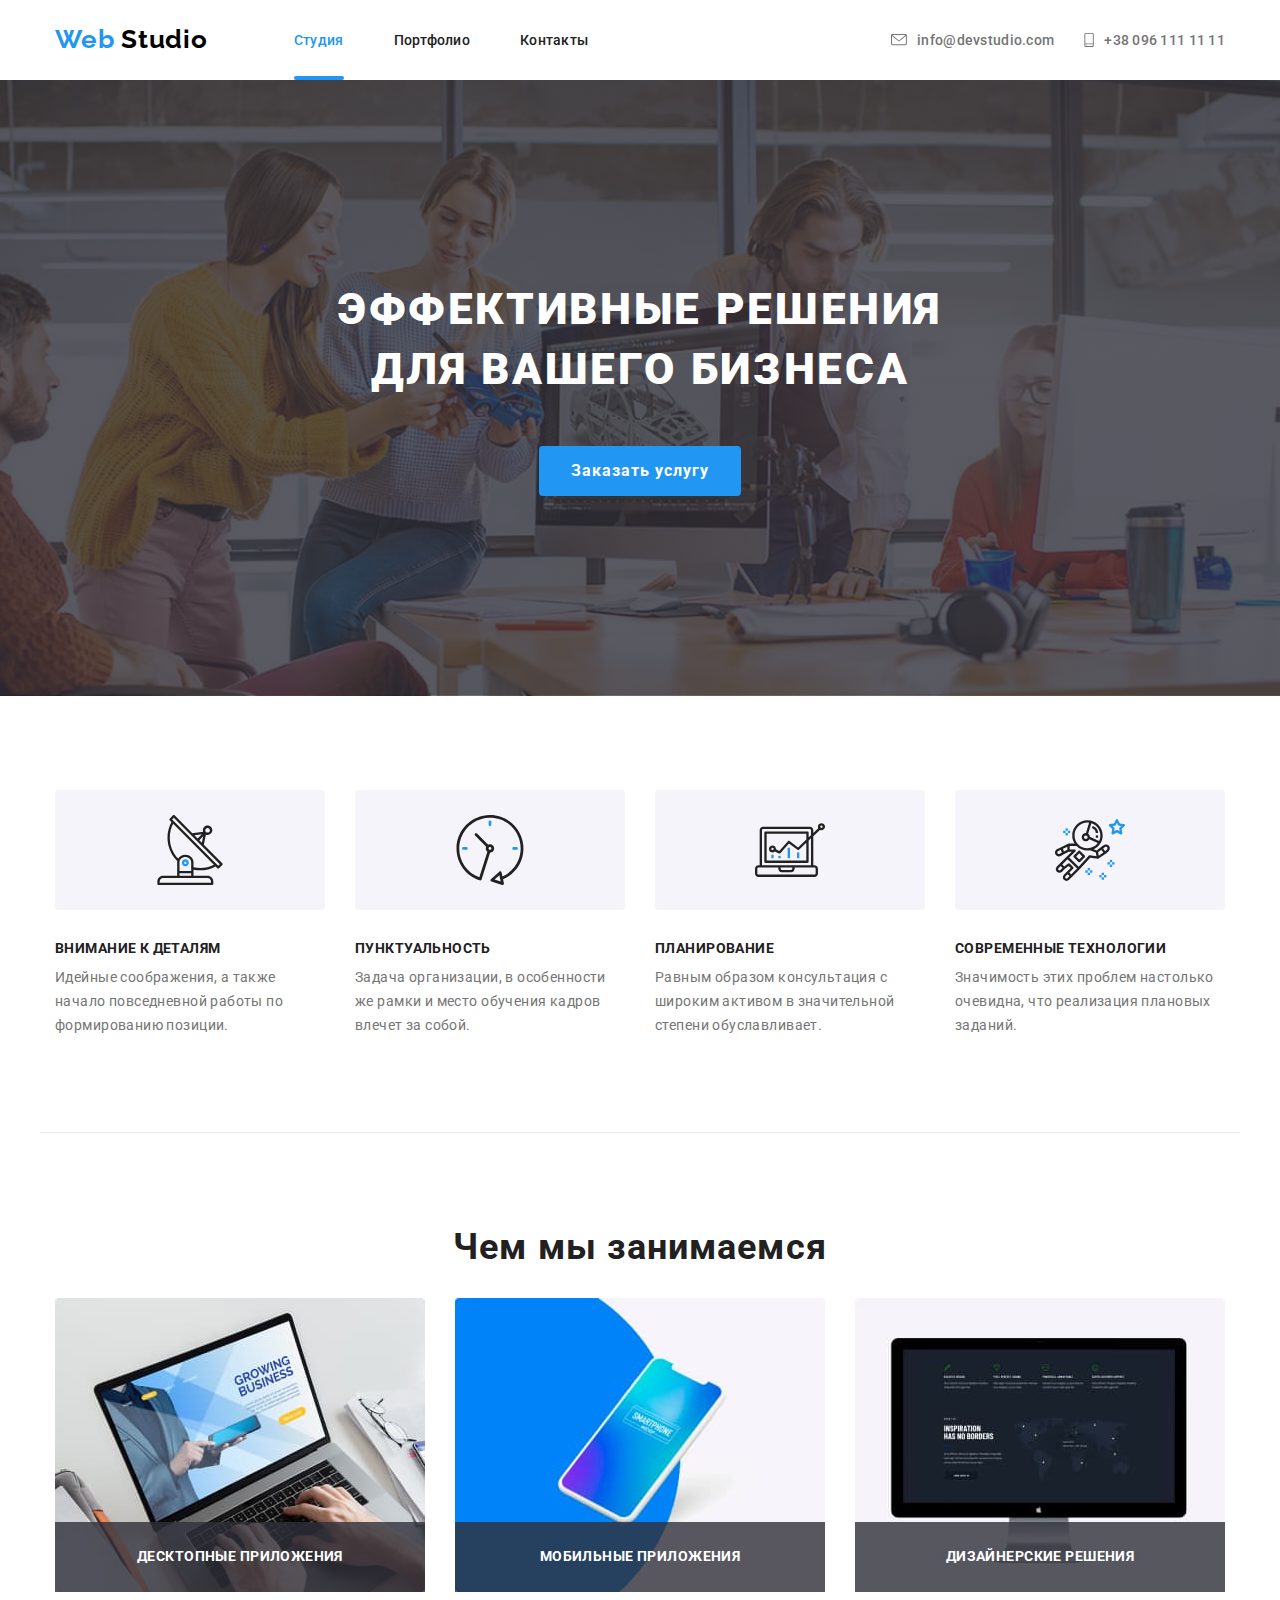
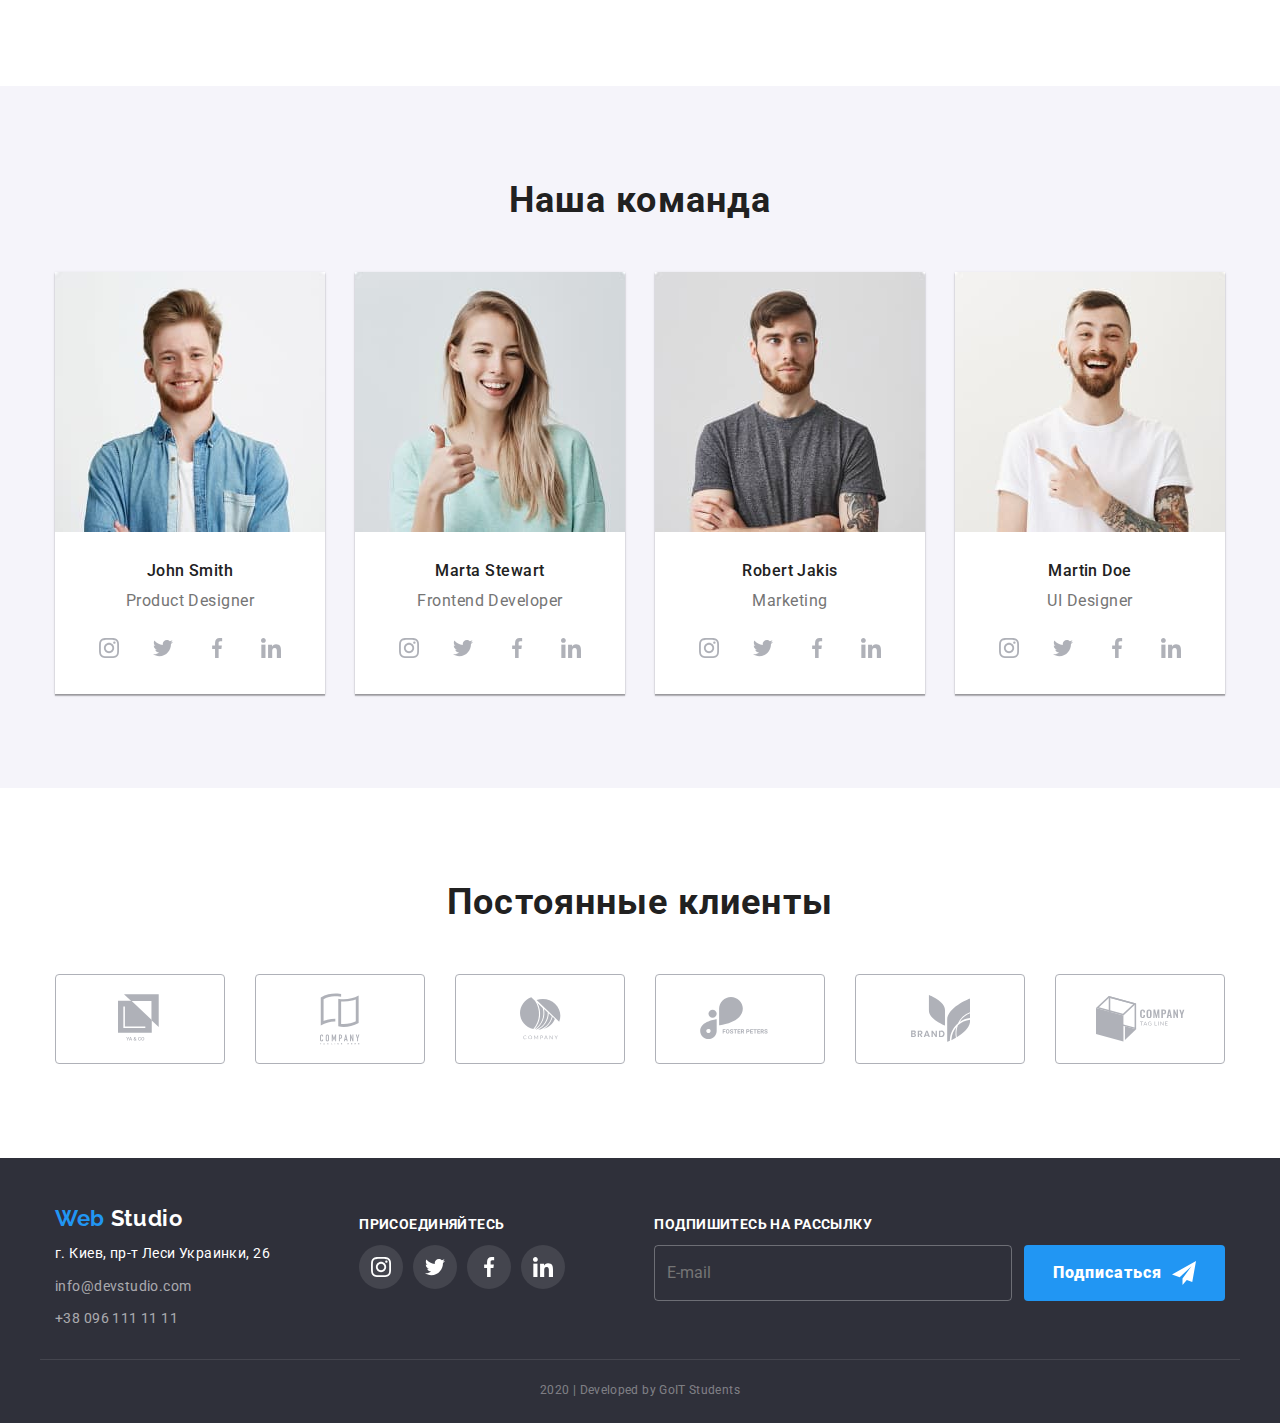
<file: index.html>
<!DOCTYPE html>
<html lang="ru">
  <head>
    <meta charset="UTF-8" />
    <meta name="viewport" content="width=device-width, initial-scale=1.0" />
    <title>Document</title>
    <link href="https://fonts.googleapis.com/css?family=Raleway:700|Roboto:400,500,700,900&display=swap" rel="stylesheet" />
    <link rel="stylesheet" href="https://cdnjs.cloudflare.com/ajax/libs/modern-normalize/0.6.0/modern-normalize.min.css" />
    <link rel="stylesheet" href="./css/main.min.css" />
  </head>
  <body>
    <header class="header-hiade page-header">
      <div class="continer site-nav">
        <nav class="site-nav">
          <a href="" class="logo list"><span class="span">Web</span> Studio</a>
          <ul class="site-nav list">
            <li class="item">
              <a href="./index.html" class="link current list">Студия</a>
            </li>
            <li class="item">
              <a href="./portfolio.html" class="link list">Портфолио</a>
            </li>
            <li class="item"><a href="" class="link list">Контакты</a></li>
          </ul>
        </nav>
        <ul class="mail-nav mail list">
          <li class="item">            
            <a href="mailto:info@devstudio.com" class="link-mail list"
              ><svg width="16px" height="12px" class="icon-mail">
                <use href="./imeges/symbol-defs.svg#icon-envelope"></use>
              </svg>info@devstudio.com</a
            >
          </li>
          <li class="item link-mail">            
            <a href="tel:+380961111111" class="link-mail list"
              ><svg width="10px" height="14px" class="icon-mail">
                <use href="./imeges/symbol-defs.svg#icon-smartphone"></use>
              </svg>+38 096 111 11 11</a
            >
          </li>
        </ul>
      </div>
    </header>
    <main>
      <!--герой-->
      <section class="hero">
        <h1 class="title">
          эффективные решения<br />
          для вашего бизнеса
        </h1>
        <button class="button list" data-modal-open>Заказать услугу</button>       
      </section>
      <!--особенности-->
      <section class="section-features continer">
        <h2 class="visually-hidden">особенности компании</h2>
        <ul class="list features-card">
          <li class="icon">
            <div class="icon-features">
              <svg width="70px" height="70px">
                <use href="./imeges/symbol-defs.svg#icon-antenna"></use>
              </svg>
            </div>
            <h3 class="subtitle">Внимание к деталям</h3>
            <p class="text">
              Идейные соображения, а также начало повседневной работы по
              формированию позиции.
            </p>
          </li>
          <li class="icon">
            <div class="icon-features">
              <svg width="70px" height="70px">
                <use href="./imeges/symbol-defs.svg#icon-clock"></use>
              </svg>
            </div>
            <h3 class="subtitle">Пунктуальность</h3>
            <p class="text">
              Задача организации, в особенности же рамки и место обучения кадров
              влечет за собой.
            </p>
          </li>
          <li class="icon">
            <div class="icon-features">
              <svg width="70px" height="70px">
                <use href="./imeges/symbol-defs.svg#icon-diagram"></use>
              </svg>
            </div>
            <h3 class="subtitle">Планирование</h3>
            <p class="text">
              Равным образом консультация с широким активом в значительной
              степени обуславливает.
            </p>
          </li>
          <li class="icon">
            <div class="icon-features">
              <svg width="70px" height="70px">
                <use href="./imeges/symbol-defs.svg#icon-astronaut"></use>
              </svg>
            </div>
            <h3 class="subtitle">Современные технологии</h3>
            <p class="text">
              Значимость этих проблем настолько очевидна, что реализация
              плановых заданий.
            </p>
          </li>
        </ul>
      </section>
      <!-- Чем мы занимаемся  -->
      <section class="section-work continer">
        <h2 class="title">Чем мы занимаемся</h2>
        <ul class="work-cards list">
          <li class="card">
            <img
              src="./imeges/notebook.jpg"
              alt="ноутбук из открытым сайтом"
              width="370"
            />
            <h3 class="desc">Десктопные приложения</h3>
          </li>
          <li class="card">
            <img src="./imeges/phone.jpg" alt="смартфон" width="370" />
            <h3 class="desc">Мобильные приложения</h3>
          </li>
          <li class="card">
            <img src="./imeges/desktop.jpg" alt="компютер" width="370" />
            <h3 class="desc">Дизайнерские решения</h3>
          </li>
        </ul>
      </section>
      <!--  Наша команда  -->
      <section class="section-team fone">
        <div class="continer">
          <h2 class="title">Наша команда</h2>
          <ul class="section-team-card list">
            <li class="card">
              <img src="./imeges/photo1.jpg" alt="фотографія" width="270" />
              <div class="team-color-card">
                <h3 class="autor">John Smith</h3>
                <p class="text">Product Designer</p>
                <ul class="social list">
                  <li class="social-mardgen">
                    <a
                      href=""
                      aria-label="иконка instagtam"
                      class="icon-social-team"
                    >
                      <svg width="20px"; height="20px";>
                        <use href="./imeges/symbol-defs.svg#icon-instagram"</use>
                      </svg>
                    </a>
                  </li>
                  <li class="social-mardgen">
                    <a
                      href=""
                      aria-label="иконка twitter"
                      class="icon-social-team"
                    ><svg width="20px" ; height="20px" ;>
                      <use href="./imeges/symbol-defs.svg#icon-twitter"</use>
                    </svg></a>
                  </li>
                  <li class="social-mardgen">
                    <a
                      href=""
                      aria-label="иконка facebook"
                      class="icon-social-team"
                    ><svg width="20px" ; height="20px" ;>
                      <use href="./imeges/symbol-defs.svg#icon-facebook" </use>
                    </svg></a>
                  </li>
                  <li class="social-mardgen">
                    <a
                      href=""
                      aria-label="иконка linkedin"
                      class="icon-social-team"
                    ><svg width="20px" ; height="20px" ;>
                      <use href="./imeges/symbol-defs.svg#icon-linkedin" </use>
                    </svg></a>
                  </li>
                </ul>
              </div>
            </li>
            <li class="card">
              <img src="./imeges/photo2.jpg" alt="фотографія" width="270" />
              <div class="team-color-card">
                <h3 class="autor">Marta Stewart</h3>
                <p class="text">Frontend Developer</p>
                <ul class="social list">
                  <li class="social-mardgen">
                    <a href="" aria-label="иконка instagtam" class="icon-social-team">
                      <svg width="20px" ; height="20px" ;>
                        <use href="./imeges/symbol-defs.svg#icon-instagram" </use>
                      </svg>
                    </a>
                  </li>
                  <li class="social-mardgen">
                    <a href="" aria-label="иконка twitter" class="icon-social-team"><svg width="20px" ; height="20px" ;>
                        <use href="./imeges/symbol-defs.svg#icon-twitter" </use>
                      </svg></a>
                  </li>
                  <li class="social-mardgen">
                    <a href="" aria-label="иконка facebook" class="icon-social-team"><svg width="20px" ; height="20px" ;>
                        <use href="./imeges/symbol-defs.svg#icon-facebook" </use>
                      </svg></a>
                  </li>
                  <li class="social-mardgen">
                    <a href="" aria-label="иконка linkedin" class="icon-social-team"><svg width="20px" ; height="20px" ;>
                        <use href="./imeges/symbol-defs.svg#icon-linkedin" </use>
                      </svg></a>
                  </li>
                </ul>
              </div>
            </li>
            <li class="card">
              <img src="./imeges/photo3.jpg" alt="фотографія" width="270" />
              <div class="team-color-card">
                <h3 class="autor">Robert Jakis</h3>
                <p class="text">Marketing</p>
                <ul class="social list">
                  <li class="social-mardgen">
                    <a href="" aria-label="иконка instagtam" class="icon-social-team">
                      <svg width="20px" ; height="20px" ;>
                        <use href="./imeges/symbol-defs.svg#icon-instagram" </use>
                      </svg>
                    </a>
                  </li>
                  <li class="social-mardgen">
                    <a href="" aria-label="иконка twitter" class="icon-social-team"><svg width="20px" ; height="20px" ;>
                        <use href="./imeges/symbol-defs.svg#icon-twitter" </use>
                      </svg></a>
                  </li>
                  <li class="social-mardgen">
                    <a href="" aria-label="иконка facebook" class="icon-social-team"><svg width="20px" ; height="20px" ;>
                        <use href="./imeges/symbol-defs.svg#icon-facebook" </use>
                      </svg></a>
                  </li>
                  <li class="social-mardgen">
                    <a href="" aria-label="иконка linkedin" class="icon-social-team"><svg width="20px" ; height="20px" ;>
                        <use href="./imeges/symbol-defs.svg#icon-linkedin" </use>
                      </svg></a>
                  </li>
                </ul>
              </div>
            </li>
            <li class="card">
              <img src="./imeges/photo4.jpg" alt="фотографія" width="270" />
              <div class="team-color-card">
                <h3 class="autor">Martin Doe</h3>
                <p class="text">UI Designer</p>
                <ul class="social list">
                  <li class="social-mardgen">
                    <a href="" aria-label="иконка instagtam" class="icon-social-team">
                      <svg width="20px" ; height="20px" ;>
                        <use href="./imeges/symbol-defs.svg#icon-instagram" </use>
                      </svg>
                    </a>
                  </li>
                  <li class="social-mardgen">
                    <a href="" aria-label="иконка twitter" class="icon-social-team"><svg width="20px" ; height="20px" ;>
                        <use href="./imeges/symbol-defs.svg#icon-twitter" </use>
                      </svg></a>
                  </li>
                  <li class="social-mardgen">
                    <a href="" aria-label="иконка facebook" class="icon-social-team"><svg width="20px" ; height="20px" ;>
                        <use href="./imeges/symbol-defs.svg#icon-facebook" </use>
                      </svg></a>
                  </li>
                  <li class="social-mardgen">
                    <a href="" aria-label="иконка linkedin" class="icon-social-team"><svg width="20px" ; height="20px" ;>
                        <use href="./imeges/symbol-defs.svg#icon-linkedin" </use>
                      </svg></a>
                  </li>
                </ul>
              </div>
            </li>
          </ul>
        </div>
      </section>
      <!--  партнери-->
      <section class="section-partners continer">
        <h2 class="title">Постоянные клиенты</h2>
        <ul class="section-partners-icon list">
          <li class="icon">
            <a href="" class="icon-logo">
              <svg  width="45" height="50">
              <use href="./imeges/symbol-defs.svg#icon-logo1"></use>
            </svg></a>
          </li>
          <li class="icon">
            <a href="" class="icon-logo">
              <svg width="40" height="52">
                <use href="./imeges/symbol-defs.svg#icon-logo2"></use>
              </svg></a>
          </li>
          <li class="icon">
            <a href="" class="icon-logo">
              <svg width="41" height="43">
                <use href="./imeges/symbol-defs.svg#icon-logo3"></use>
              </svg></a>
          </li>
          <li class="icon">
            <a href="" class="icon-logo">
              <svg width="83" height="43">
                <use href="./imeges/symbol-defs.svg#icon-logo4"></use>
              </svg></a>
          </li>
          <li class="icon">
            <a href="" class="icon-logo">
              <svg  width="59" height="47">
                <use href="./imeges/symbol-defs.svg#icon-logo5"></use>
              </svg></a>
          </li>
          <li class="icon">
            <a href="" class="icon-logo" >
              <svg  width="89" height="46">
                <use href="./imeges/symbol-defs.svg#icon-logo6"></use>
              </svg></a>              
          </li>          
        </ul>               
      </section>
    </main>

    <!--подвал-->
    <footer class="bg">
      <div class="continer footer-continer">
        <address class="address list footer-list">
          <a href="" class="logo list footer logo-footer"><span class="span">Web</span> Studio</a>
          <p class="text">г. Киев, пр-т Леси Украинки, 26</p>
          <a href="mailto:info@devstudio.com" class="mail list">info@devstudio.com</a>
          <a href="tel:+380961111111" class="mail list">+38 096 111 11 11</a>
        </address>
        <div class="footer footer-list">
          <h2 class="title">присоединяйтесь</h2>
          <ul class="icon-footer-social list">
            <li class="social-footer">
              <a href="" aria-label="иконка instagtam" class="icon-footer">
                <svg width="20px" ; height="20px" ;>
                  <use href="./imeges/symbol-defs.svg#icon-instagram" </use>
                </svg>
              </a>
            </li>
            <li class="social-footer">
              <a href="" aria-label="иконка instagtam" class="icon-footer">
                <svg width="20px" ; height="20px" ;>
                  <use href="./imeges/symbol-defs.svg#icon-twitter" </use>
                </svg>
              </a>
            </li>
            <li class="social-footer">
              <a href="" aria-label="иконка instagtam" class="icon-footer">
                <svg width="20px" ; height="20px" ;>
                  <use href="./imeges/symbol-defs.svg#icon-facebook" </use>
                </svg>
              </a>
            </li>
            <li class="social-footer">
              <a href="" aria-label="иконка instagtam" class="icon-footer">
                <svg width="20px" ; height="20px" ;>
                  <use href="./imeges/symbol-defs.svg#icon-linkedin" </use>
                </svg>
              </a>
            </li>
          </ul>
        </div>
        <div class="footer footer-list">
          <h2 class="title">Подпишитесь на рассылку</h2>
          <form class="form-buttom" action="">
            <input class="footer-form" type="email" name="email" placeholder="E-mail">
            <button class="button" type="submit">Подписаться
              <svg class="icon-footer-button" width="24px" height="24px">
                <use href="./imeges/telegram.svg#icon-icon-send"></use>
              </svg>
            </button>
          </form>
        </div>
      </div>
      <p class="continer copiraite">2020 | Developed by GoIT Students</p>
    </footer>
    <!-- Модалка -->
    <div class="backdrop is-hidden" data-modal>
      <div class="modal">
        <button class="button-close" data-modal-close>
          <svg width="11px" height="11px">
            <use href="./imeges/close.svg#icon-close"></use>
          </svg>
        </button>
        <h2 class="modale-title">
          Оставьте свои данные, мы вам перезвоним
        </h2>
        <form class="" action="" autocomplete="off">
          <div class="form-modal">
            <input class="form-input" type="text" placeholder=" " id="name">
            <label class="input-label" for="name">Имя</label>
            <svg class="icon-modal">
              <use href="./imeges/modal-icon.svg#icon-person-black"></use>
            </svg>            
          </div>
          <div class="form-modal">
            <input class="form-input" type="tel" placeholder=" " id="tel">
            <label class="input-label" for="tel">Телефон</label>
            <svg class="icon-modal">
              <use href="./imeges/modal-icon.svg#icon-phone-black"></use>
            </svg>
          </div>
          <div class="form-modal">
            <input class="form-input" type="email" placeholder=" " id="email">
            <label class="input-label" for="email">Почта</label>
            <svg class="icon-modal">
              <use href="./imeges/modal-icon.svg#icon-email-black"></use>
            </svg>
          </div>
          <div class="textarea-modal">
            <textarea class="modal-textarea"  id="coments"  placeholder=" "></textarea>
            <label class="textarea-coments" for="coments">Комментарий</label>
          </div>
          <div class="checkbox-modal">
            <input class="checkbox-icon" type="checkbox" id="checkbox">
            <label class="checkbox-text" for="checkbox">Соглашаюсь с рассылкой и принимаю <a class="checkbox-document list" href=""> Условия договора</a></label>
            <!-- <span class="checkbox-text1"></span> -->
          </div>
          <button class="button-form list" type="submit">Отправить</button>
    
          
          
        </form>
    
      </div>
    
    </div>
    <script src="./js/modal.js"></script>
  </body>
</html>
</file>
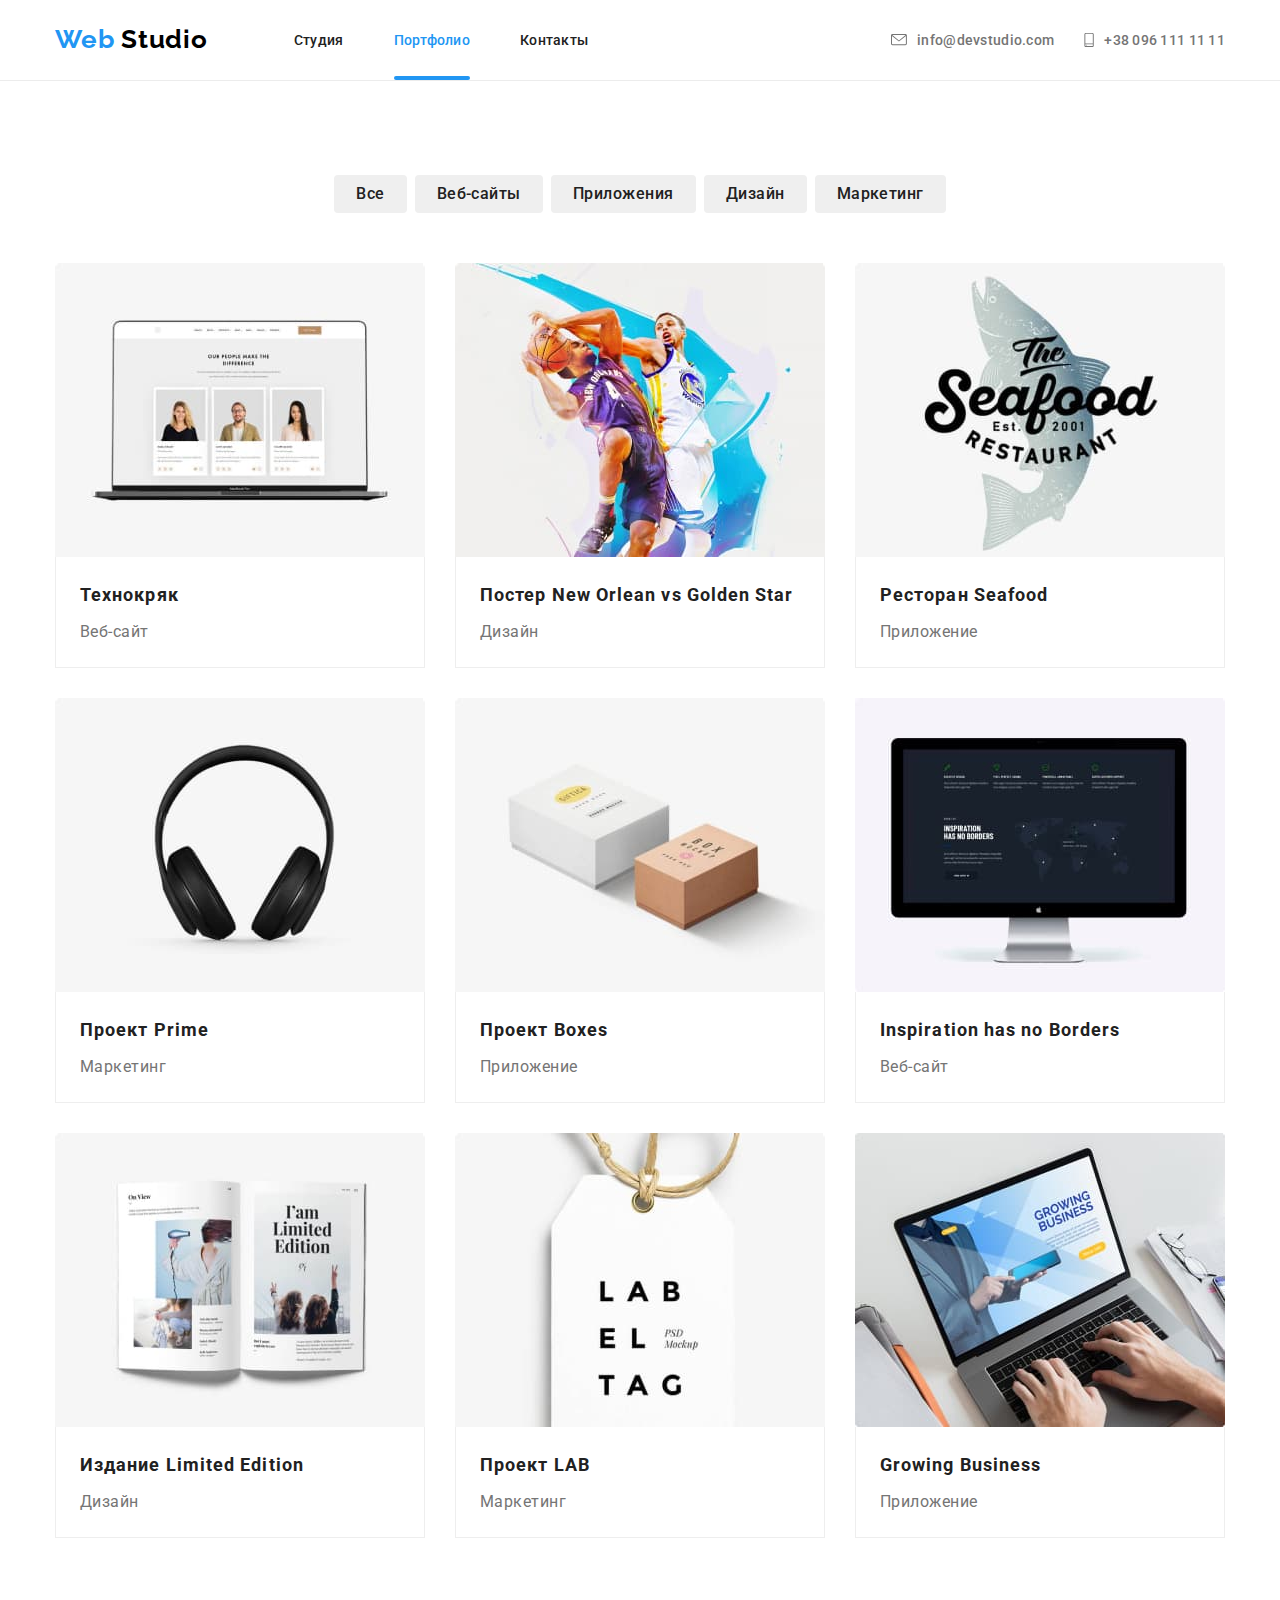
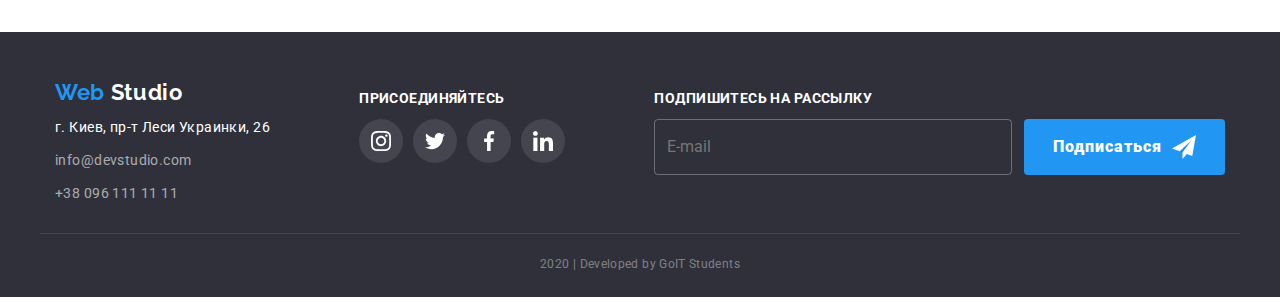
<file: portfolio.html>
<!DOCTYPE html>
<html lang="ru">
  <head>
    <meta charset="UTF-8" />
    <meta name="viewport" content="width=device-width, initial-scale=1.0" />
    <title>Document</title>
    <link
      href="https://fonts.googleapis.com/css?family=Raleway:700|Roboto:400,500,700,900&display=swap"
      rel="stylesheet"
    />
    <link
      rel="stylesheet"
      href="https://cdnjs.cloudflare.com/ajax/libs/modern-normalize/0.6.0/modern-normalize.min.css"
    />
    <link rel="stylesheet" href="./css/portfolio.min.css" />
  </head>
  <body>
    <header class="page-header">
      <div class="continer site-nav">
        <nav class="site-nav">
          <a href="" class="logo list"><span class="span">Web</span> Studio</a>
          <ul class="site-nav list">
            <li class="item">
              <a href="./index.html" class="link list">Студия</a>
            </li>
            <li class="item">
              <a href="./portfolio.html" class="link current list">Портфолио</a>
            </li>
            <li class="item"><a href="" class="link list">Контакты</a></li>
          </ul>
        </nav>
        <ul class="mail-nav mail list">
          <li class="item">
        
            <a href="mailto:info@devstudio.com" class="link-mail list"><svg width="16px" height="12px" class="icon-mail">
                <use href="./imeges/symbol-defs.svg#icon-envelope"></use>
              </svg>info@devstudio.com</a>
          </li>
          <li class="item link-mail">
        
            <a href="tel:+380961111111" class="link-mail list"><svg width="10px" height="14px" class="icon-mail">
                <use href="./imeges/symbol-defs.svg#icon-smartphone"></use>
              </svg>+38 096 111 11 11</a>
          </li>
        </ul>
      </div>
    </header>
    <!-- portfolio -->
    <main>
      <section class="continer">
        <!-- list of categories -->
        <ul class="list button-items">
          <li class="items">
            <button class="button list">Все</button>
          </li>
          <li class="items">
            <button class="button">Веб-сайты</button>
          </li>
          <li class="items">
            <button class="button">Приложения</button>
          </li>
          <li class="items">
            <button class="button">Дизайн</button>
          </li>
          <li class="items">
            <button class="button">Маркетинг</button>
          </li>
        </ul>

        <!-- cards -->
        <ul class="items list items-card">
          <li class="element">
            <a href="" class="list instruktion-card shadows"
              >
              <div class="element-hiade">
                <img src="./imeges/notebook2.jpg" alt="ноутбук из открытым браузером" />
                <p class="text-text">
                  Технокряк это современная площадка распространения коронавируса.
                  Компании используют эту платформу для цифрового шпионажа и атак
                  на защищённые сервера конкурентов.
                </p>
              </div>
              <div class="items-color">
                <h3 class="title">Технокряк</h3>
                <p class="text">Веб-сайт</p>                
              </div>
            </a>
          </li>
          <li class="element">
            <a href="" class="list instruktion-card shadows">
              <div class="element-hiade">
                <img src="./imeges/poster.jpg" alt="игроки играют в басткетбол" />
                <p class="text-text">
                  Технокряк это современная площадка распространения коронавируса.
                  Компании используют эту платформу для цифрового шпионажа и атак
                  на защищённые сервера конкурентов.
                </p>
              </div>              
              <div class="items-color">
                <h3 class="title">Постер New Orlean vs Golden Star</h3>
                <p class="text">Дизайн</p>                
              </div>
            </a>
          </li>
          <li class="element">
            <a href="" class="list instruktion-card shadows">
              <div class="element-hiade">
                <img src="./imeges/app.jpg" alt="логотип ресторана" />
                <p class="text-text">
                  Технокряк это современная площадка распространения коронавируса.
                  Компании используют эту платформу для цифрового шпионажа и атак
                  на защищённые сервера конкурентов.
                </p>
              </div>              
              <div class="items-color">
                <h3 class="title">Ресторан Seafood</h3>
                <p class="text">Приложение</p>                
              </div>
            </a>
          </li>
          <li class="element">
            <a href="" class="list instruktion-card shadows">
              <div class="element-hiade">
                <img src="./imeges/headphone.jpg" alt="наушкники" />
                <p class="text-text">
                  Технокряк это современная площадка распространения коронавируса.
                  Компании используют эту платформу для цифрового шпионажа и атак
                  на защищённые сервера конкурентов.
                </p>
              </div>             
              <div class="items-color">
                <h3 class="title">Проект Prime</h3>
                <p class="text">Маркетинг</p>                
              </div>
            </a>
          </li>
          <li class="element">
            <a href="" class="list instruktion-card shadows">
              <div class="element-hiade">
                <img src="./imeges/vizitka.jpg" alt="стопка визиток" />
                <p class="text-text">
                  Технокряк это современная площадка распространения коронавируса.
                  Компании используют эту платформу для цифрового шпионажа и атак
                  на защищённые сервера конкурентов.
                </p>
              </div>              
              <div class="items-color">
                <h3 class="title">Проект Boxes</h3>
                <p class="text">Приложение</p>                
              </div>
            </a>
          </li>
          <li class="element">
            <a href="" class="list instruktion-card shadows">
              <div class="element-hiade">
                <img src="./imeges/desktop.jpg" alt="монитор из открытым браузером" />
                <p class="text-text">
                  Технокряк это современная площадка распространения коронавируса.
                  Компании используют эту платформу для цифрового шпионажа и атак
                  на защищённые сервера конкурентов.
                </p>
              </div>              
              <div class="items-color">
                <h3 class="title">Inspiration has no Borders</h3>
                <p class="text">Веб-сайт</p>                
              </div>
            </a>
          </li>
          <li class="element">
            <a href="" class="list instruktion-card shadows">
              <div class="element-hiade">
                <img src="./imeges/magazin.jpg" alt="окрытый журнал" />
                <p class="text-text">
                  Технокряк это современная площадка распространения коронавируса.
                  Компании используют эту платформу для цифрового шпионажа и атак
                  на защищённые сервера конкурентов.
                </p>
              </div>              
              <div class="items-color">
                <h3 class="title">Издание Limited Edition</h3>
                <p class="text">Дизайн</p>                
              </div>
            </a>
          </li>
          <li class="element">
            <a href="" class="list instruktion-card shadows">
              <div class="element-hiade">
                <img src="./imeges/label.jpg" alt="ярлык з названием компании" />
                <p class="text-text">
                  Технокряк это современная площадка распространения коронавируса.
                  Компании используют эту платформу для цифрового шпионажа и атак
                  на защищённые сервера конкурентов.
                </p>
              </div>              
              <div class="items-color">
                <h3 class="title">Проект LAB</h3>
                <p class="text">Маркетинг</p>                
              </div>
            </a>
          </li>
          <li class="element">
            <a href="" class="list instruktion-card shadows">
              <div class="element-hiade">
                <img src="./imeges/notebook.jpg" alt="ноутбук из окрытым приложениям" />
                <p class="text-text">
                  Технокряк это современная площадка распространения коронавируса.
                  Компании используют эту платформу для цифрового шпионажа и атак
                  на защищённые сервера конкурентов.
                </p>
              </div>              
              <div class="items-color">
                <h3 class="title">Growing Business</h3>
                <p class="text">Приложение</p>                
              </div>
            </a>
          </li>
        </ul>
      </section>
    </main>

    <!--подвал-->
    <footer class="bg">
      <div class="continer footer-continer">
        <address class="address list footer-list">
          <a href="" class="logo list footer logo-footer"><span class="span">Web</span> Studio</a>
          <p class="text">г. Киев, пр-т Леси Украинки, 26</p>
          <a href="mailto:info@devstudio.com" class="mail list">info@devstudio.com</a>
          <a href="tel:+380961111111" class="mail list">+38 096 111 11 11</a>
        </address>
        <div class="footer footer-list">
          <h2 class="title">присоединяйтесь</h2>
          <ul class="icon-footer-social list">
            <li class="social-footer">
              <a href="" aria-label="иконка instagtam" class="icon-footer">
                <svg width="20px" ; height="20px" ;>
                  <use href="./imeges/symbol-defs.svg#icon-instagram" </use>
                </svg>
              </a>
            </li>
            <li class="social-footer">
              <a href="" aria-label="иконка instagtam" class="icon-footer">
                <svg width="20px" ; height="20px" ;>
                  <use href="./imeges/symbol-defs.svg#icon-twitter" </use>
                </svg>
              </a>
            </li>
            <li class="social-footer">
              <a href="" aria-label="иконка instagtam" class="icon-footer">
                <svg width="20px" ; height="20px" ;>
                  <use href="./imeges/symbol-defs.svg#icon-facebook" </use>
                </svg>
              </a>
            </li>
            <li class="social-footer">
              <a href="" aria-label="иконка instagtam" class="icon-footer">
                <svg width="20px" ; height="20px" ;>
                  <use href="./imeges/symbol-defs.svg#icon-linkedin" </use>
                </svg>
              </a>
            </li>
          </ul>
        </div>
        <div class="footer footer-list">
          <h2 class="title">Подпишитесь на рассылку</h2>
          <form class="form-buttom" action="">
            <input class="footer-form" type="email" name="email" placeholder="E-mail">
            <button class="button" type="submit">Подписаться
              <svg class="icon-footer-button" width="24px" height="24px">
                <use href="./imeges/telegram.svg#icon-icon-send"></use>
              </svg>
            </button>
          </form>
        </div>
      </div>
      <p class="continer copiraite">2020 | Developed by GoIT Students</p>
    </footer>
  </body>
</html>
</file>
<file: css/main.min.css>
html{-webkit-box-sizing:border-box;box-sizing:border-box}*,*::before,*::after{-webkit-box-sizing:inherit;box-sizing:inherit}body{color:#757575;font-family:Roboto, sans-serif}img{display:block}ul{margin:0;padding:0}.visually-hidden{position:absolute;width:1px;height:1px;margin:-1px;padding:0;overflow:hidden;border:0;clip:rect(0 0 0 0)}.list{list-style:none;text-decoration:none}.continer{width:1200px;margin:auto;padding-left:15px;padding-right:15px}.page-header{border-bottom:1px solid #ececec}.header-hiade{border-bottom:0px}.site-nav{display:-webkit-box;display:-ms-flexbox;display:flex;-webkit-box-align:center;-ms-flex-align:center;align-items:center}.site-nav .item{position:relative}.site-nav .link{display:block;padding-top:32px;padding-bottom:32px;color:#212121;font-style:normal;font-weight:500;font-size:14px;line-height:1.15;letter-spacing:0.02em;-webkit-transition:color 250ms cubic-bezier(0.4, 0, 0.2, 1);transition:color 250ms cubic-bezier(0.4, 0, 0.2, 1)}.site-nav .link:hover,.site-nav .link:focus{color:#2196f3}.site-nav .link.current{color:#2196f3}.site-nav .item+.item{margin-left:50px}.current::after{position:absolute;bottom:0;left:0;content:"";background-color:#2196f3;width:100%;height:4px;border-radius:2px}.mail-nav{display:-webkit-box;display:-ms-flexbox;display:flex;margin-left:auto;-webkit-box-align:center;-ms-flex-align:center;align-items:center;-webkit-box-pack:center;-ms-flex-pack:center;justify-content:center}.mail-nav .link-mail{display:-webkit-box;display:-ms-flexbox;display:flex;color:#757575;font-style:normal;font-weight:500;font-size:14px;line-height:1.15;letter-spacing:0.02em;-webkit-box-align:center;-ms-flex-align:center;align-items:center;-webkit-transition:color 250ms cubic-bezier(0.4, 0, 0.2, 1);transition:color 250ms cubic-bezier(0.4, 0, 0.2, 1)}.mail-nav .link-mail:hover,.mail-nav .link-mail:focus{color:#2196f3}.mail-nav .item+.item{margin-left:30px}.icon-mail{fill:currentColor;margin-right:10px}.logo{margin-right:86px;color:black;font-family:Raleway, sans-serif;font-style:normal;font-weight:bold;font-size:26px;line-height:1.2;letter-spacing:0.03em}.span{color:#2196f3}.hero{background-image:-webkit-gradient(linear, left top, left bottom, from(rgba(47,48,58,0.8)), to(rgba(47,48,58,0.8))),url(../imeges/hero.jpg);background-image:linear-gradient(rgba(47,48,58,0.8), rgba(47,48,58,0.8)),url(../imeges/hero.jpg);max-width:1600px;background-size:cover;background-position:center;padding-top:200px;padding-bottom:200px;text-align:center;margin-left:auto;margin-right:auto}.hero .title{color:#fff;font-style:normal;font-weight:900;font-size:44px;line-height:1.36;text-align:center;letter-spacing:0.06em;margin-top:0;margin-bottom:46px;text-transform:uppercase}.hero .button{display:inline-block;border-radius:4px;padding:10px 32px;min-width:200px;height:50px;background-color:#2196f3;color:#fff;font-style:normal;font-weight:bold;font-size:16px;line-height:1.87;-webkit-box-align:center;-ms-flex-align:center;align-items:center;text-align:center;letter-spacing:0.06em;border:0}.backdrop{position:fixed;top:0;left:0;width:100%;height:100%;background-color:rgba(0,0,0,0.2);opacity:1;-webkit-transition:opacity 250ms cubic-bezier(0.4, 0, 0.2, 1);transition:opacity 250ms cubic-bezier(0.4, 0, 0.2, 1)}.backdrop.is-hidden{opacity:0;pointer-events:none}.modal{position:fixed;top:50%;left:50%;min-height:581px;width:528px;padding:40px;background-color:#ffffff;-webkit-box-shadow:0px 2px 1px rgba(0,0,0,0.2),0px 1px 1px rgba(0,0,0,0.14),0px 1px 3px rgba(0,0,0,0.12);box-shadow:0px 2px 1px rgba(0,0,0,0.2),0px 1px 1px rgba(0,0,0,0.14),0px 1px 3px rgba(0,0,0,0.12);border-radius:4px;-webkit-transform:translate(-50%, -50%) scale(1);transform:translate(-50%, -50%) scale(1)}.button-close{position:absolute;top:8px;right:8px;width:30px;height:30px;border-radius:50%;background:#fff;border:none;border:1px solid rgba(0,0,0,0.1);-webkit-transition:fill 250ms cubic-bezier(0.4, 0, 0.2, 1);transition:fill 250ms cubic-bezier(0.4, 0, 0.2, 1)}.button-close:focus,.button-close:hover{fill:#2196f3}.modale-title{font-family:Roboto;font-style:normal;font-weight:bold;font-size:20px;line-height:23px;text-align:center;letter-spacing:0.03em;color:#212121;margin-top:0;margin-bottom:30px}.form-modal{display:block;position:relative}.input-label{position:absolute;display:block;top:50%;left:42px;font-family:Roboto;font-style:normal;font-weight:normal;font-size:14px;line-height:1.14;letter-spacing:0.01em;color:#757575;-webkit-transform:translateY(-50%);transform:translateY(-50%);-webkit-transition:-webkit-transform 250ms cubic-bezier(0.4, 0, 0.2, 1);transition:-webkit-transform 250ms cubic-bezier(0.4, 0, 0.2, 1);transition:transform 250ms cubic-bezier(0.4, 0, 0.2, 1);transition:transform 250ms cubic-bezier(0.4, 0, 0.2, 1), -webkit-transform 250ms cubic-bezier(0.4, 0, 0.2, 1)}.form-input{display:block;width:448px;margin-bottom:28px;padding:12px 42px;font-size:14px;line-height:1.14;letter-spacing:0.01em;border:1px solid rgba(33,33,33,0.2);border-radius:4px;-webkit-transition:border 250ms cubic-bezier(0.4, 0, 0.2, 1);transition:border 250ms cubic-bezier(0.4, 0, 0.2, 1)}.form-input:focus+.input-label,.form-input:not(:placeholder-shown)+.input-label{color:#2196f3;-webkit-transform:translateY(-40px) translateX(-26px);transform:translateY(-40px) translateX(-26px)}.form-input:focus ~ .icon-modal,.form-input:not(:placeholder-shown) ~ .icon-modal{fill:#2196f3}.form-input:focus,.form-input:not(:placeholder-shown){border:1px solid #2196f3;outline:none}.icon-modal{position:absolute;top:50%;left:16px;width:18px;height:18px;-webkit-transform:translateY(-50%);transform:translateY(-50%);-webkit-transition:fill 250ms cubic-bezier(0.4, 0, 0.2, 1);transition:fill 250ms cubic-bezier(0.4, 0, 0.2, 1)}.modal-textarea{position:relative;width:100%;height:120px;resize:none;padding:12px 16px;border:1px solid rgba(33,33,33,0.2);border-radius:4px;-webkit-transition:border 250ms cubic-bezier(0.4, 0, 0.2, 1);transition:border 250ms cubic-bezier(0.4, 0, 0.2, 1)}.modal-textarea:focus+.textarea-coments,.modal-textarea:not(:placeholder-shown)+.textarea-coments{color:#2196f3;-webkit-transform:translateY(-32px);transform:translateY(-32px)}.modal-textarea:focus,.modal-textarea:not(:placeholder-shown){border:1px solid #2196f3;outline:none}.textarea-coments{position:absolute;top:12px;left:16px;font-family:Roboto;font-style:normal;font-weight:normal;font-size:14px;line-height:1.14;letter-spacing:0.01em;-webkit-transition:-webkit-transform 250ms cubic-bezier(0.4, 0, 0.2, 1);transition:-webkit-transform 250ms cubic-bezier(0.4, 0, 0.2, 1);transition:transform 250ms cubic-bezier(0.4, 0, 0.2, 1);transition:transform 250ms cubic-bezier(0.4, 0, 0.2, 1), -webkit-transform 250ms cubic-bezier(0.4, 0, 0.2, 1)}.checkbox-text{display:-webkit-box;display:-ms-flexbox;display:flex;font-family:Roboto;font-style:normal;font-weight:normal;font-size:14px;line-height:1.71%;letter-spacing:0.03em;-webkit-box-pack:center;-ms-flex-pack:center;justify-content:center;-webkit-box-align:center;-ms-flex-align:center;align-items:center}.checkbox-document{font-family:Roboto;font-style:normal;font-weight:normal;font-size:14px;line-height:1.71%;letter-spacing:0.03em;-webkit-text-decoration-line:underline;text-decoration-line:underline;color:#2196f3}.textarea-modal{position:relative;margin-bottom:20px}.checkbox-modal{margin-bottom:30px}.checkbox-icon{position:absolute;width:1px;height:1px;margin:-1px;padding:0;overflow:hidden;border:0;clip:rect(0 0 0 0)}.checkbox-icon:checked+.checkbox-text::before{background:url(../imeges/icon-check-focus.svg)}.checkbox-text::before{content:"";height:15px;width:16px;margin-right:8px;background:url(../imeges/icon-chek.svg);-webkit-transition:background 250ms cubic-bezier(0.4, 0, 0.2, 1);transition:background 250ms cubic-bezier(0.4, 0, 0.2, 1)}.button-form{display:block;width:200px;height:50px;border-radius:4px;border:0;padding:10px 56px;margin-left:auto;margin-right:auto;background-color:#2196f3;color:#fff;font-style:normal;font-weight:900;font-size:16px;line-height:1.87;-webkit-box-align:center;-ms-flex-align:center;align-items:center;text-align:center;letter-spacing:0.06em;-webkit-box-shadow:0px 2px 1px rgba(0,0,0,0.2),0px 1px 1px rgba(0,0,0,0.14),0px 1px 3px rgba(0,0,0,0.12);box-shadow:0px 2px 1px rgba(0,0,0,0.2),0px 1px 1px rgba(0,0,0,0.14),0px 1px 3px rgba(0,0,0,0.12)}.section-features{padding-top:94px;padding-bottom:94px}.section-features .title{color:#212121;margin:0;text-align:center}.section-features .subtitle{margin-top:0px;margin-bottom:10px;color:#212121;font-style:normal;font-weight:bold;font-size:14px;line-height:1.15;letter-spacing:0.03em;text-transform:uppercase}.section-features .text{margin:0;font-style:normal;font-weight:normal;font-size:14px;line-height:1.71;letter-spacing:0.03em}.features-card{display:-webkit-box;display:-ms-flexbox;display:flex}.icon-features{width:270px;height:120px;background-color:#f5f4fa;border-radius:4px;text-align:center;padding-left:100px;padding-right:100px;padding-top:25px;padding-bottom:25px;margin-bottom:30px}.features-card .icon+.icon{margin-left:30px}.section-work{border-top:1px solid #ececec;padding-top:94px;padding-bottom:94px}.section-work .title{margin-top:0;margin-bottom:50;color:#212121;font-style:normal;font-weight:bold;font-size:36px;line-height:1.16;text-align:center;letter-spacing:0.03em}.section-work .subtitle{color:#212121}.section-work .desc{position:absolute;bottom:0;margin:0;width:370px;height:70px;padding-top:27px;padding-bottom:27px;background-color:rgba(47,48,58,0.8);color:#fff;font-style:normal;font-weight:bold;font-size:14px;line-height:1.14;text-align:center;letter-spacing:0.03em;text-transform:uppercase}.work-cards{position:relative;display:-webkit-box;display:-ms-flexbox;display:flex}.work-cards .card+.card{margin-left:30px}.section-team.fone{background-color:#f5f4fa;padding-top:94px;padding-bottom:94px}.section-team .title{margin-top:0;margin-bottom:50px;color:#212121;font-style:normal;font-weight:bold;font-size:36px;line-height:1.16;text-align:center;letter-spacing:0.03em}.section-team-card{display:-webkit-box;display:-ms-flexbox;display:flex}.section-team-card .card{-webkit-box-shadow:0px 2px 1px rgba(0,0,0,0.2),0px 1px 1px rgba(0,0,0,0.14),0px 1px 3px rgba(0,0,0,0.12);box-shadow:0px 2px 1px rgba(0,0,0,0.2),0px 1px 1px rgba(0,0,0,0.14),0px 1px 3px rgba(0,0,0,0.12)}.section-team-card .card+.card{margin-left:30px}.team-color-card{background-color:#fff;width:270px;padding-top:30px;padding-bottom:24px}.social-mardgen+.social-mardgen{margin-left:10px}.section-team .autor{margin-top:0;margin-bottom:10px;color:#212121;font-style:normal;font-weight:500;font-size:16px;line-height:1.18;text-align:center;letter-spacing:0.03em}.section-team .social{display:-webkit-box;display:-ms-flexbox;display:flex;-webkit-box-pack:center;-ms-flex-pack:center;justify-content:center}.icon-social-team{display:-webkit-box;display:-ms-flexbox;display:flex;-webkit-box-pack:center;-ms-flex-pack:center;justify-content:center;-webkit-box-align:center;-ms-flex-align:center;align-items:center;width:44px;height:44px;border-radius:50%;fill:#afb1b8;-webkit-transition:fill 250ms cubic-bezier(0.4, 0, 0.2, 1),background-color 250ms cubic-bezier(0.4, 0, 0.2, 1);transition:fill 250ms cubic-bezier(0.4, 0, 0.2, 1),background-color 250ms cubic-bezier(0.4, 0, 0.2, 1)}.icon-social-team:focus,.icon-social-team:hover{border-radius:50%;background-color:#2196f3;fill:#fff}.section-team .text{margin-top:0;font-style:normal;font-weight:normal;font-size:16px;line-height:19px;text-align:center;letter-spacing:0.03em}.section-partners{padding-top:94px;padding-bottom:94px}.section-partners .title{margin-top:0;margin-bottom:50px;color:#212121;font-style:normal;font-weight:bold;font-size:36px;line-height:1.16;text-align:center;letter-spacing:0.03em}.section-partners-icon{display:-webkit-box;display:-ms-flexbox;display:flex;-webkit-box-pack:center;-ms-flex-pack:center;justify-content:center}.section-partners-icon .icon+.icon{margin-left:30px}.icon-logo{display:-webkit-box;display:-ms-flexbox;display:flex;border:1px solid #afb1b8;border-radius:4px;min-width:170px;height:90px;-webkit-box-pack:center;-ms-flex-pack:center;justify-content:center;-webkit-box-align:center;-ms-flex-align:center;align-items:center;fill:#afb1b8;-webkit-transition:fill 250ms cubic-bezier(0.4, 0, 0.2, 1),border 250ms cubic-bezier(0.4, 0, 0.2, 1);transition:fill 250ms cubic-bezier(0.4, 0, 0.2, 1),border 250ms cubic-bezier(0.4, 0, 0.2, 1)}.icon-logo:focus,.icon-logo:hover{fill:#2196f3;border:1px solid #2196f3}.logo-footer{font-style:normal;font-weight:bold;font-size:22px;line-height:1.18;letter-spacing:0.03em}.footer-continer{display:-webkit-box;display:-ms-flexbox;display:flex;-webkit-box-pack:justify;-ms-flex-pack:justify;justify-content:space-between;padding-top:48px;padding-bottom:28px}.footer-list{display:-webkit-box;display:-ms-flexbox;display:flex;-webkit-box-orient:vertical;-webkit-box-direction:normal;-ms-flex-direction:column;flex-direction:column}.footer{color:#fff}.footer .button{display:-webkit-box;display:-ms-flexbox;display:flex;background-color:#2196f3;color:#fff;font-style:normal;font-weight:900;font-size:16px;line-height:1.87;-webkit-box-align:center;-ms-flex-align:center;align-items:center;text-align:center;letter-spacing:0.06em;padding-top:10px;padding-bottom:10px;padding-left:29px;padding-right:29px;margin-left:12px;border:0;border-radius:4px}.footer .title{color:#fff;font-style:normal;font-weight:bold;font-size:14px;line-height:1.14;letter-spacing:0.03em;text-transform:uppercase}.icon-footer-social{display:-webkit-box;display:-ms-flexbox;display:flex}.social-footer+.social-footer{margin-left:10px}.icon-footer{margin:0px;display:-webkit-box;display:-ms-flexbox;display:flex;-webkit-box-align:center;-ms-flex-align:center;align-items:center;-webkit-box-pack:center;-ms-flex-pack:center;justify-content:center;width:44px;height:44px;background-color:rgba(255,255,255,0.1);border-radius:50%;fill:white;-webkit-transition:background-color 250ms cubic-bezier(0.4, 0, 0.2, 1);transition:background-color 250ms cubic-bezier(0.4, 0, 0.2, 1)}.icon-footer:focus,.icon-footer:hover{background-color:#2196f3}.address .text{margin:0px;padding-top:10px;color:#fff;font-style:normal;font-weight:normal;font-size:14px;line-height:1.71;letter-spacing:0.03em}.address .mail{padding-top:9px;color:rgba(255,255,255,0.6);font-style:normal;font-weight:normal;font-size:14px;line-height:1.71;letter-spacing:0.03em}.footer-form{border:1px solid rgba(255,255,255,0.3);border-radius:4px;min-width:358px;padding:18px 12px;background-color:transparent;color:rgba(255,255,255,0.6)}.footer-form:placeholder{font-family:Roboto;font-style:normal;font-weight:normal;font-size:16px;line-height:1.87%;letter-spacing:0.03em;color:rgba(255,255,255,0.6)}.form-buttom{display:-webkit-box;display:-ms-flexbox;display:flex}.icon-footer-button{display:inline-block;margin-left:10px}.copiraite{padding-top:18px;padding-bottom:21px;border-top:1px solid rgba(255,255,255,0.1);color:rgba(255,255,255,0.4);font-style:normal;font-weight:normal;font-size:12px;line-height:2;text-align:center;letter-spacing:0.03em}.bg{background-color:#2f303a}
/*# sourceMappingURL=main.min.css.map */
</file>
<file: css/portfolio.min.css>
html{-webkit-box-sizing:border-box;box-sizing:border-box}*,*::before,*::after{-webkit-box-sizing:inherit;box-sizing:inherit}body{color:#757575;font-family:Roboto, sans-serif}img{display:block}ul{margin:0;padding:0}.visually-hidden{position:absolute;width:1px;height:1px;margin:-1px;padding:0;overflow:hidden;border:0;clip:rect(0 0 0 0)}.list{list-style:none;text-decoration:none}.continer{width:1200px;margin:auto;padding-left:15px;padding-right:15px}.page-header{border-bottom:1px solid #ececec}.header-hiade{border-bottom:0px}.site-nav{display:-webkit-box;display:-ms-flexbox;display:flex;-webkit-box-align:center;-ms-flex-align:center;align-items:center}.site-nav .item{position:relative}.site-nav .link{display:block;padding-top:32px;padding-bottom:32px;color:#212121;font-style:normal;font-weight:500;font-size:14px;line-height:1.15;letter-spacing:0.02em;-webkit-transition:color 250ms cubic-bezier(0.4, 0, 0.2, 1);transition:color 250ms cubic-bezier(0.4, 0, 0.2, 1)}.site-nav .link:hover,.site-nav .link:focus{color:#2196f3}.site-nav .link.current{color:#2196f3}.site-nav .item+.item{margin-left:50px}.current::after{position:absolute;bottom:0;left:0;content:"";background-color:#2196f3;width:100%;height:4px;border-radius:2px}.mail-nav{display:-webkit-box;display:-ms-flexbox;display:flex;margin-left:auto;-webkit-box-align:center;-ms-flex-align:center;align-items:center;-webkit-box-pack:center;-ms-flex-pack:center;justify-content:center}.mail-nav .link-mail{display:-webkit-box;display:-ms-flexbox;display:flex;color:#757575;font-style:normal;font-weight:500;font-size:14px;line-height:1.15;letter-spacing:0.02em;-webkit-box-align:center;-ms-flex-align:center;align-items:center;-webkit-transition:color 250ms cubic-bezier(0.4, 0, 0.2, 1);transition:color 250ms cubic-bezier(0.4, 0, 0.2, 1)}.mail-nav .link-mail:hover,.mail-nav .link-mail:focus{color:#2196f3}.mail-nav .item+.item{margin-left:30px}.icon-mail{fill:currentColor;margin-right:10px}.logo{margin-right:86px;color:black;font-family:Raleway, sans-serif;font-style:normal;font-weight:bold;font-size:26px;line-height:1.2;letter-spacing:0.03em}.span{color:#2196f3}.button-items{display:-webkit-box;display:-ms-flexbox;display:flex;-webkit-box-pack:center;-ms-flex-pack:center;justify-content:center;padding-top:94px;margin-bottom:50px}.button-items .items+.items{margin-left:8px}.button{color:#212121;font-style:normal;font-weight:500;font-size:16px;line-height:1.62;text-align:center;letter-spacing:0.03em;border-radius:4px;border:0;padding-top:6px;padding-bottom:6px;padding-left:22px;padding-right:22px;-webkit-transition:color 250ms cubic-bezier(0.4, 0, 0.2, 1),background-color 250ms cubic-bezier(0.4, 0, 0.2, 1);transition:color 250ms cubic-bezier(0.4, 0, 0.2, 1),background-color 250ms cubic-bezier(0.4, 0, 0.2, 1)}.button:hover,.button:focus{background-color:#2196f3;color:#fff;-webkit-box-shadow:0px 2px 2px rgba(0,0,0,0.12),0px 1px 2px rgba(0,0,0,0.08),0px 3px 1px rgba(0,0,0,0.1);box-shadow:0px 2px 2px rgba(0,0,0,0.12),0px 1px 2px rgba(0,0,0,0.08),0px 3px 1px rgba(0,0,0,0.1);outline-width:0px}.items-card{display:-webkit-box;display:-ms-flexbox;display:flex;-ms-flex-wrap:wrap;flex-wrap:wrap;-ms-flex-line-pack:center;align-content:center;padding-bottom:94px}.element{width:370px}.element:not(:nth-child(3n)){margin-right:30px}.element:not(:nth-last-child(-n+3)){margin-bottom:30px}.items-color{background-color:white;padding-top:20px;padding-bottom:20px;padding-left:24px;padding-right:24px;border-left:1px solid #eeeeee;border-right:1px solid #eeeeee;border-bottom:1px solid #eeeeee}.items .title{margin-top:0;margin-bottom:4px;color:#212121;font-style:normal;font-weight:bold;font-size:18px;line-height:2;letter-spacing:0.06em}.items .text{margin:0px;color:#757575;font-style:normal;font-weight:normal;font-size:16px;line-height:1.87;letter-spacing:0.03em}.items .text-text{position:absolute;display:block;width:100%;max-height:100%;margin:0px;padding:63px 24px;background-color:rgba(33,150,243,0.9);color:#fff;font-style:normal;font-weight:normal;font-size:18px;line-height:1.56;letter-spacing:0.03em;opacity:0;-webkit-transition:-webkit-transform 250ms cubic-bezier(0.4, 0, 0.2, 1);transition:-webkit-transform 250ms cubic-bezier(0.4, 0, 0.2, 1);transition:transform 250ms cubic-bezier(0.4, 0, 0.2, 1);transition:transform 250ms cubic-bezier(0.4, 0, 0.2, 1), -webkit-transform 250ms cubic-bezier(0.4, 0, 0.2, 1)}.instruktion-card{display:block}.instruktion-card:focus .text-text,.instruktion-card:hover .text-text{-webkit-transform:translateY(-100%);transform:translateY(-100%);opacity:1}.shadows{-webkit-transition:-webkit-box-shadow 250ms cubic-bezier(0.4, 0, 0.2, 1);transition:-webkit-box-shadow 250ms cubic-bezier(0.4, 0, 0.2, 1);transition:box-shadow 250ms cubic-bezier(0.4, 0, 0.2, 1);transition:box-shadow 250ms cubic-bezier(0.4, 0, 0.2, 1), -webkit-box-shadow 250ms cubic-bezier(0.4, 0, 0.2, 1)}.shadows:focus,.shadows:hover{-webkit-box-shadow:1px 4px 6px rgba(0,0,0,0.16),0px 4px 4px rgba(0,0,0,0.06),0px 1px 1px rgba(0,0,0,0.12);box-shadow:1px 4px 6px rgba(0,0,0,0.16),0px 4px 4px rgba(0,0,0,0.06),0px 1px 1px rgba(0,0,0,0.12)}.element-hiade{position:relative;overflow:hidden}.logo-footer{font-style:normal;font-weight:bold;font-size:22px;line-height:1.18;letter-spacing:0.03em}.footer-continer{display:-webkit-box;display:-ms-flexbox;display:flex;-webkit-box-pack:justify;-ms-flex-pack:justify;justify-content:space-between;padding-top:48px;padding-bottom:28px}.footer-list{display:-webkit-box;display:-ms-flexbox;display:flex;-webkit-box-orient:vertical;-webkit-box-direction:normal;-ms-flex-direction:column;flex-direction:column}.footer{color:#fff}.footer .button{display:-webkit-box;display:-ms-flexbox;display:flex;background-color:#2196f3;color:#fff;font-style:normal;font-weight:900;font-size:16px;line-height:1.87;-webkit-box-align:center;-ms-flex-align:center;align-items:center;text-align:center;letter-spacing:0.06em;padding-top:10px;padding-bottom:10px;padding-left:29px;padding-right:29px;margin-left:12px;border:0;border-radius:4px}.footer .title{color:#fff;font-style:normal;font-weight:bold;font-size:14px;line-height:1.14;letter-spacing:0.03em;text-transform:uppercase}.icon-footer-social{display:-webkit-box;display:-ms-flexbox;display:flex}.social-footer+.social-footer{margin-left:10px}.icon-footer{margin:0px;display:-webkit-box;display:-ms-flexbox;display:flex;-webkit-box-align:center;-ms-flex-align:center;align-items:center;-webkit-box-pack:center;-ms-flex-pack:center;justify-content:center;width:44px;height:44px;background-color:rgba(255,255,255,0.1);border-radius:50%;fill:white;-webkit-transition:background-color 250ms cubic-bezier(0.4, 0, 0.2, 1);transition:background-color 250ms cubic-bezier(0.4, 0, 0.2, 1)}.icon-footer:focus,.icon-footer:hover{background-color:#2196f3}.address .text{margin:0px;padding-top:10px;color:#fff;font-style:normal;font-weight:normal;font-size:14px;line-height:1.71;letter-spacing:0.03em}.address .mail{padding-top:9px;color:rgba(255,255,255,0.6);font-style:normal;font-weight:normal;font-size:14px;line-height:1.71;letter-spacing:0.03em}.footer-form{border:1px solid rgba(255,255,255,0.3);border-radius:4px;min-width:358px;padding:18px 12px;background-color:transparent;color:rgba(255,255,255,0.6)}.footer-form:placeholder{font-family:Roboto;font-style:normal;font-weight:normal;font-size:16px;line-height:1.87%;letter-spacing:0.03em;color:rgba(255,255,255,0.6)}.form-buttom{display:-webkit-box;display:-ms-flexbox;display:flex}.icon-footer-button{display:inline-block;margin-left:10px}.copiraite{padding-top:18px;padding-bottom:21px;border-top:1px solid rgba(255,255,255,0.1);color:rgba(255,255,255,0.4);font-style:normal;font-weight:normal;font-size:12px;line-height:2;text-align:center;letter-spacing:0.03em}.bg{background-color:#2f303a}
/*# sourceMappingURL=portfolio.min.css.map */
</file>
